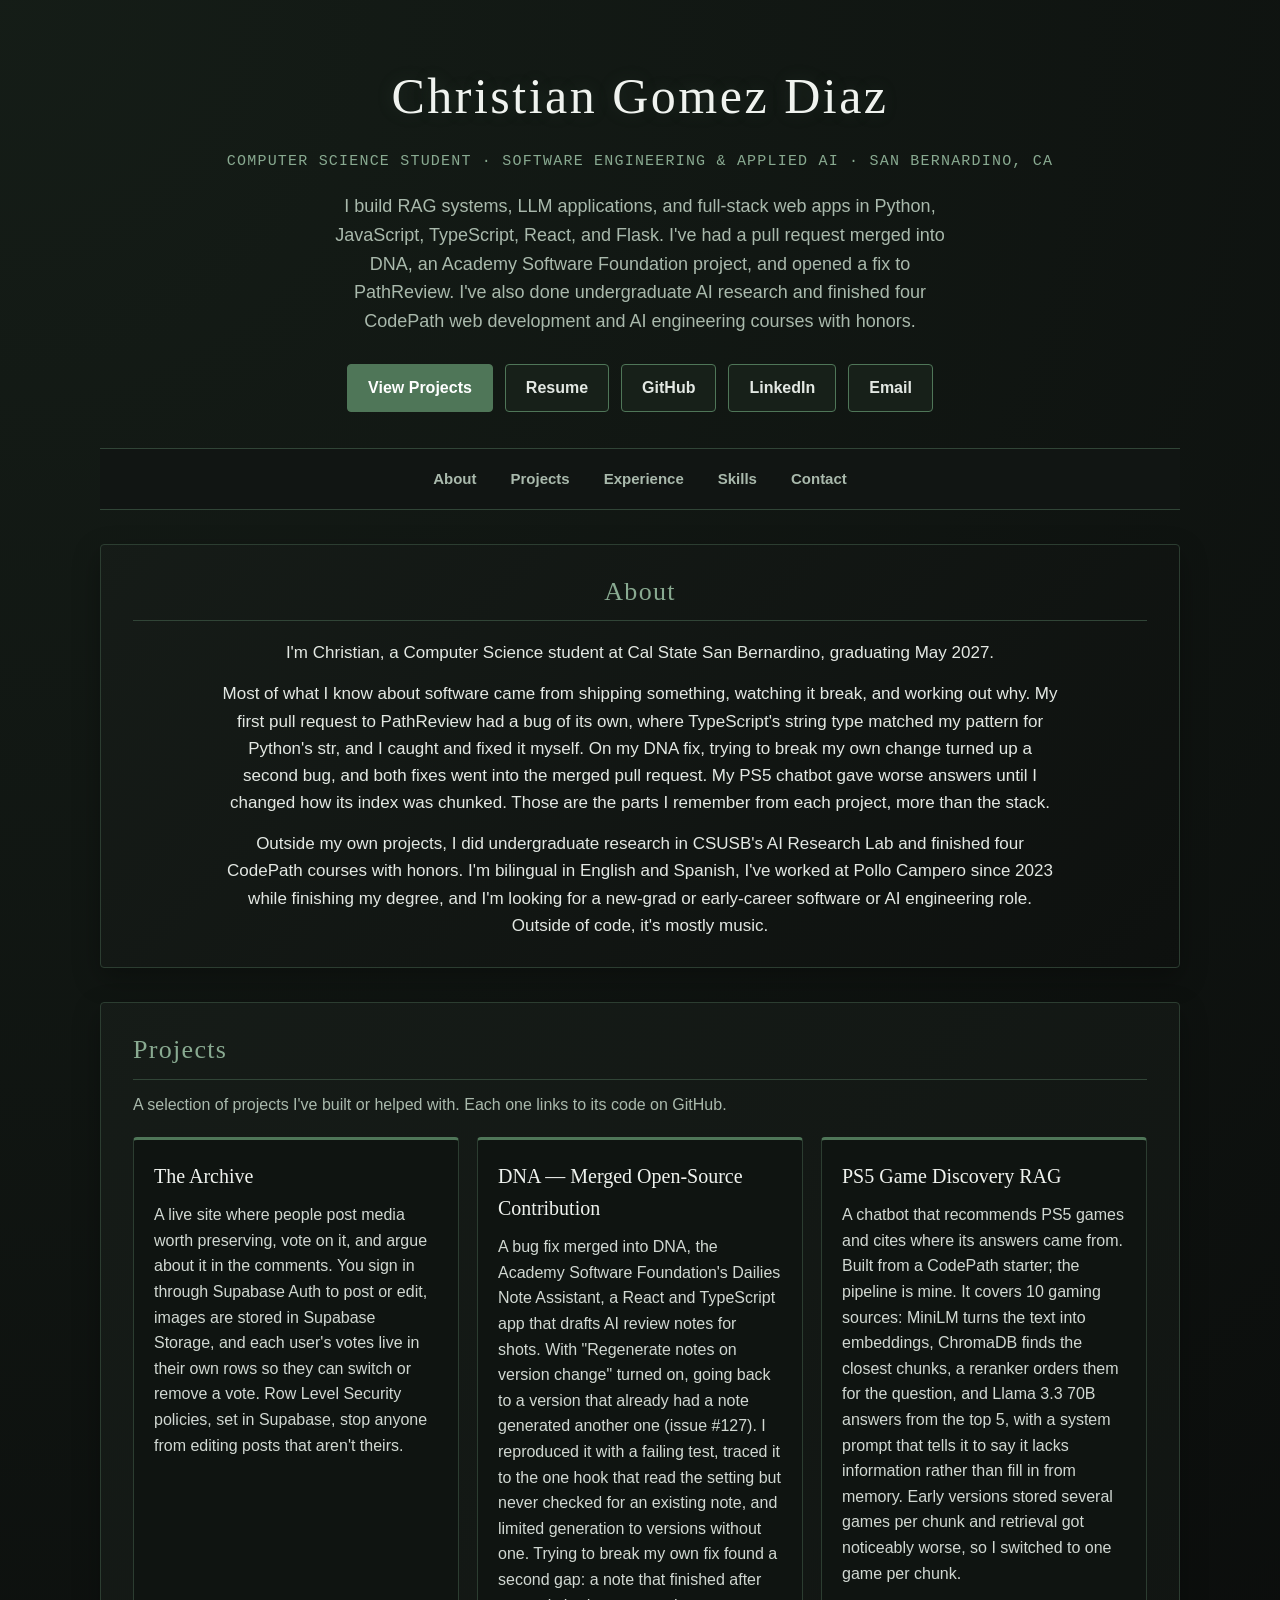
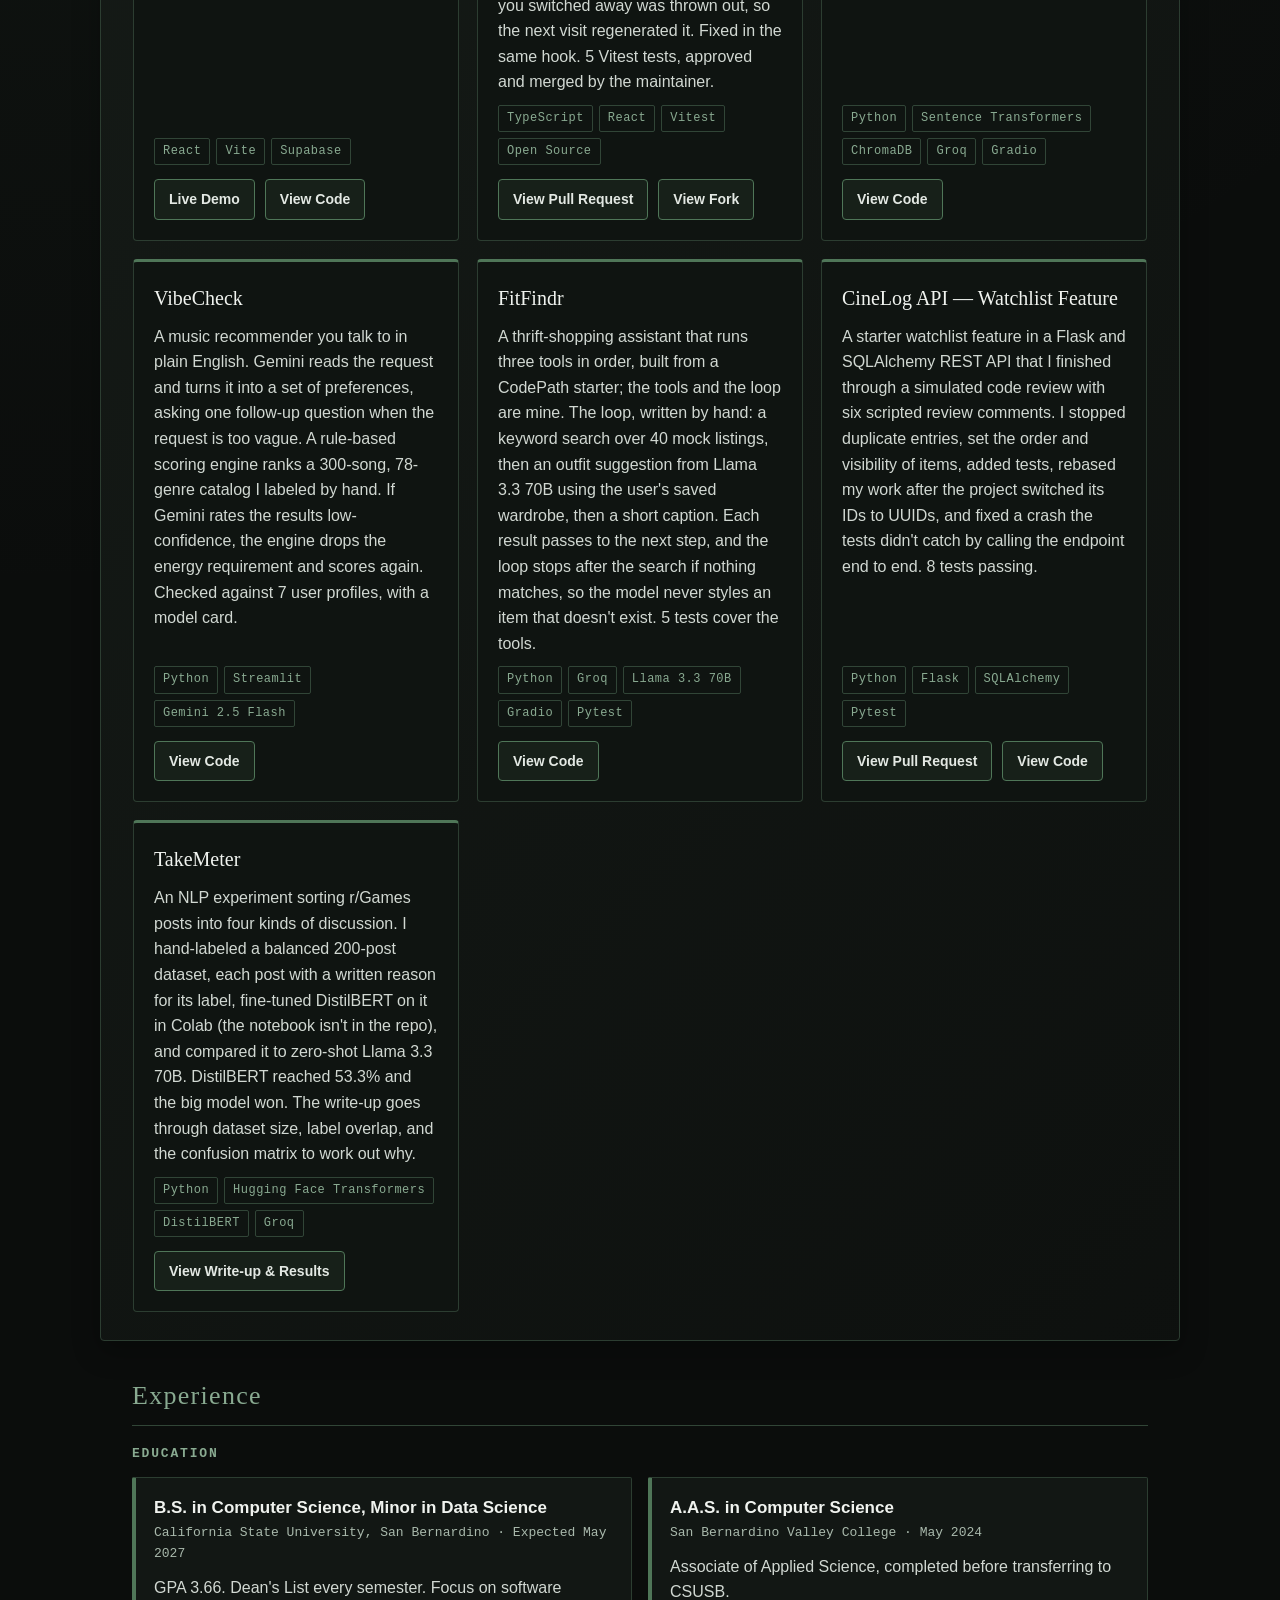
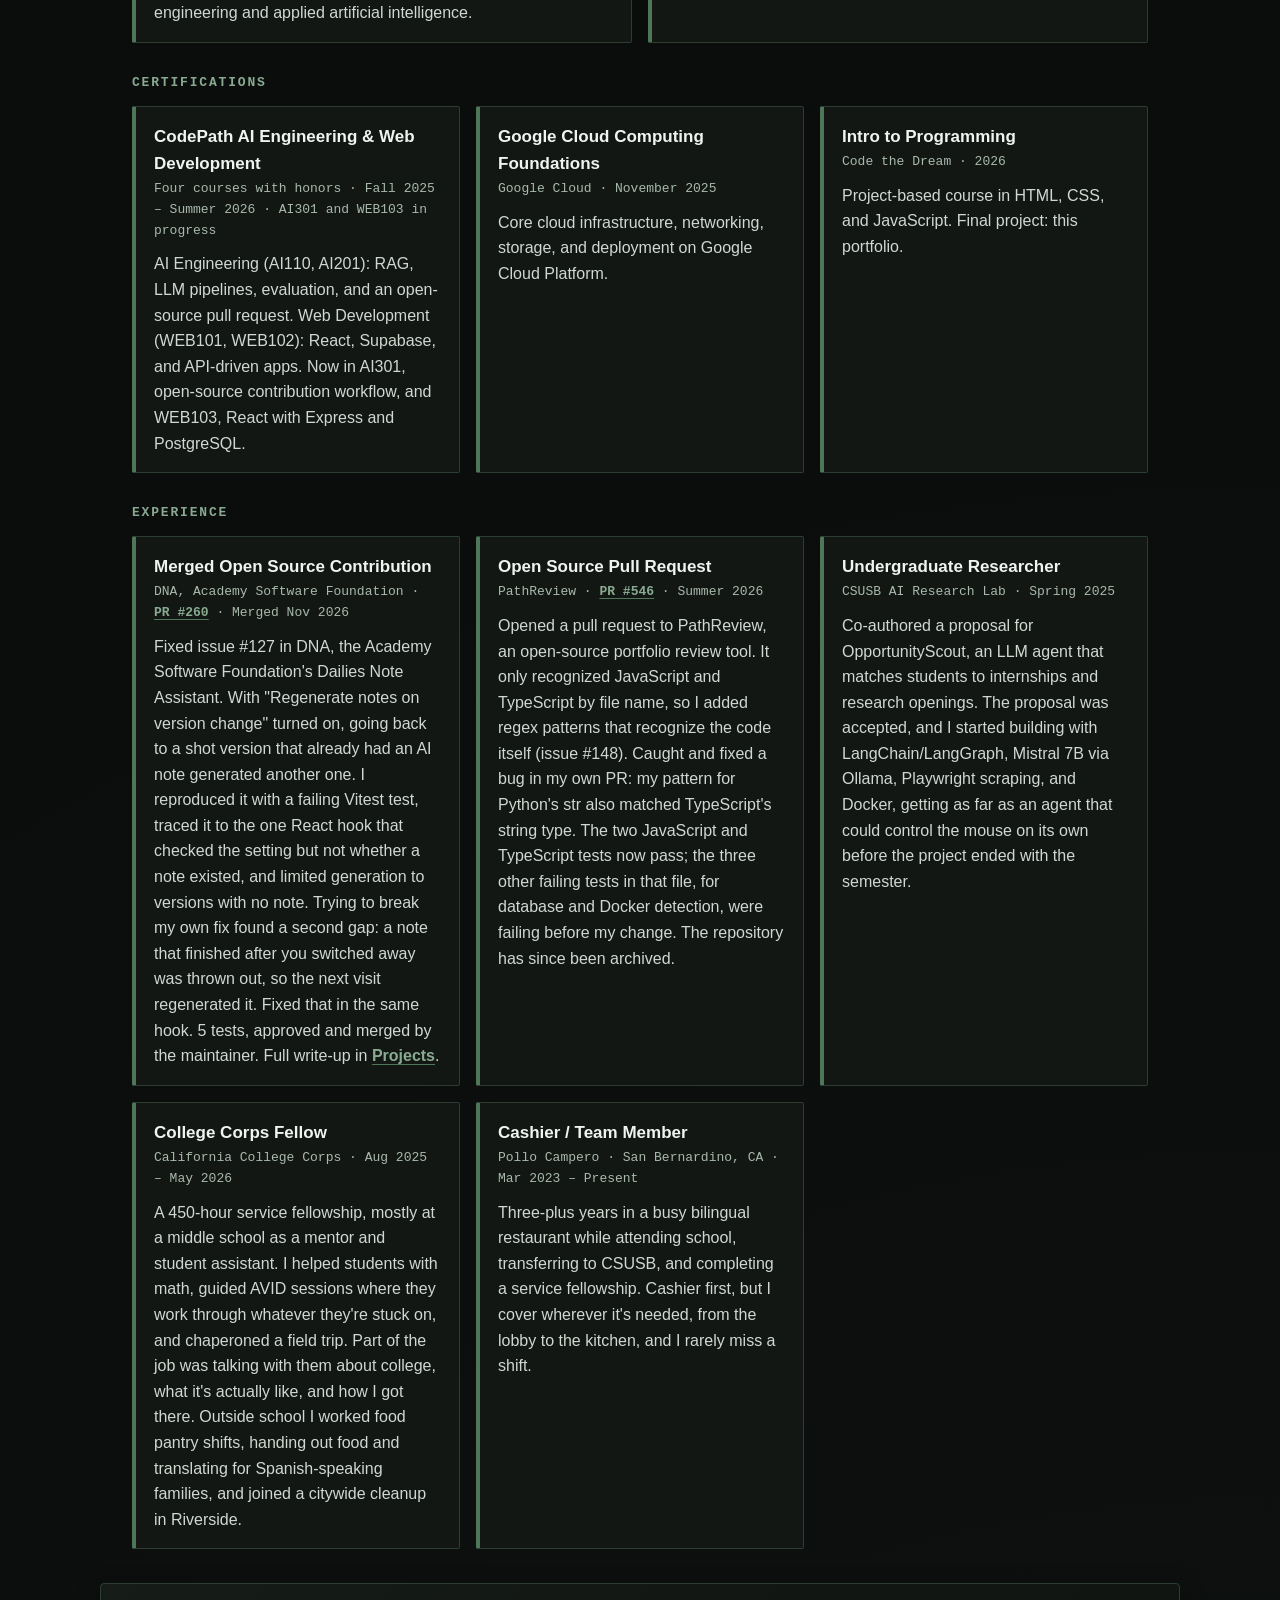
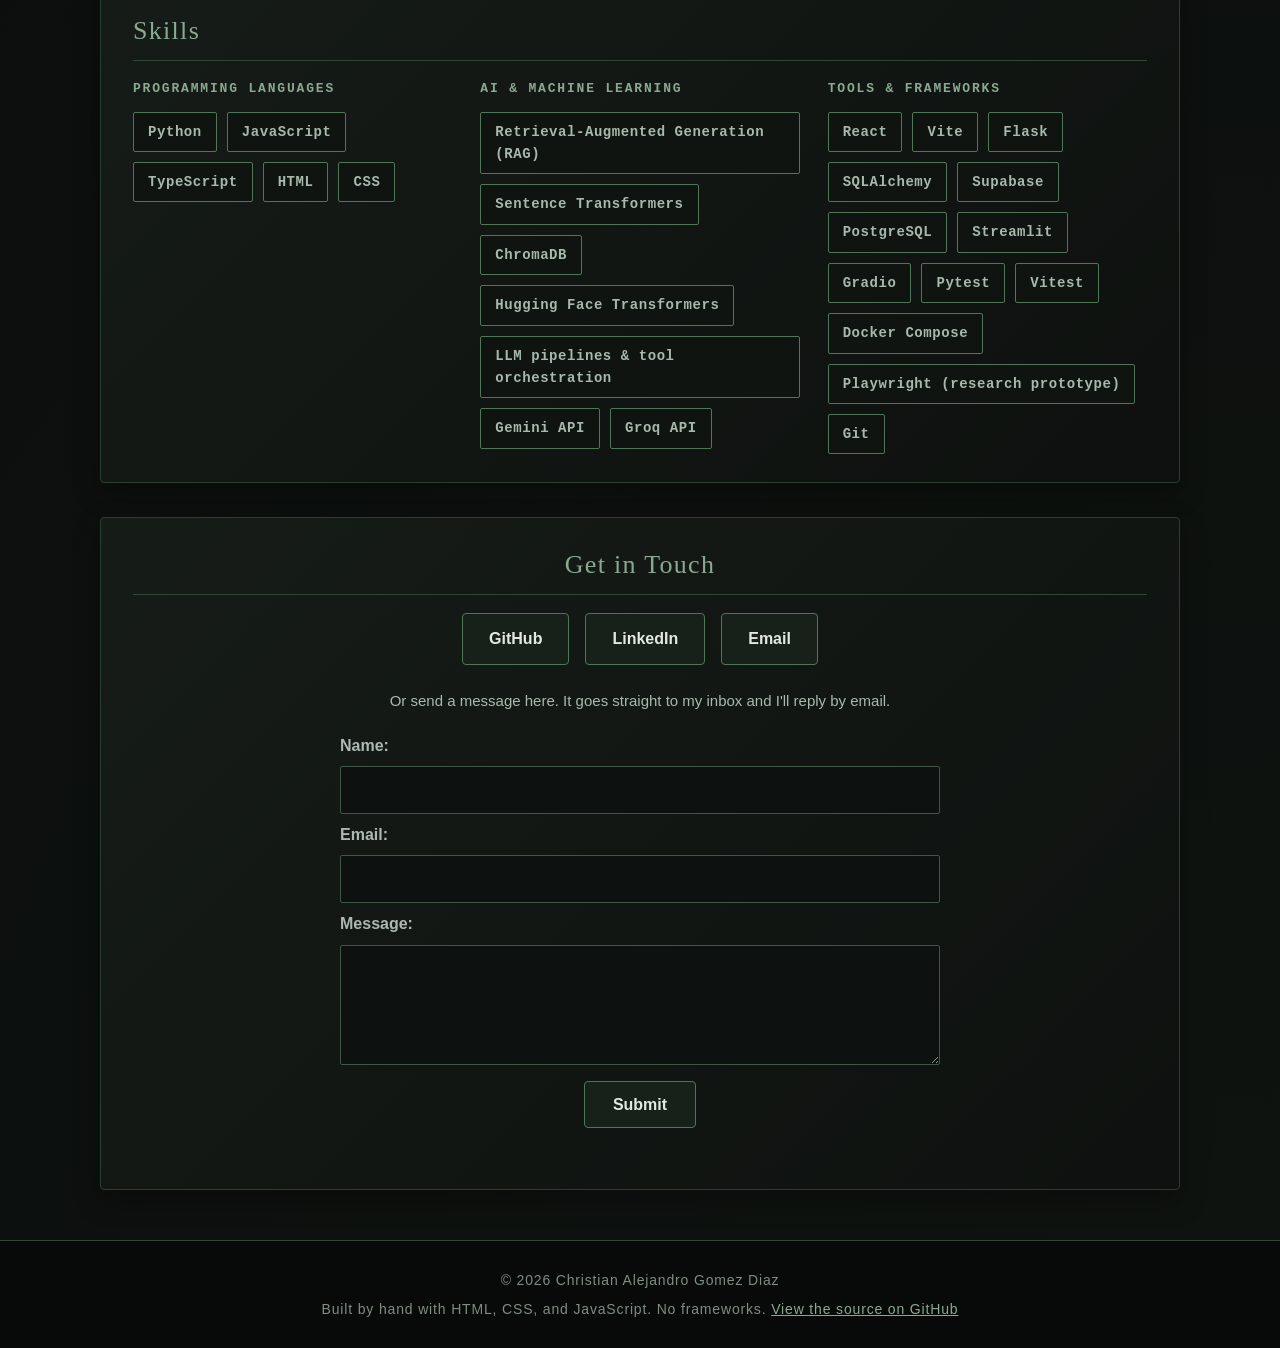
<file: index.html>
<!DOCTYPE html>
<html lang="en">
<head>
    <meta charset="UTF-8">
    <meta name="viewport" content="width=device-width, initial-scale=1.0">

    <title>Christian Gomez Diaz | Software Engineering &amp; Applied AI</title>

    <meta name="author" content="Christian Alejandro Gomez Diaz">
    <meta name="description" content="Portfolio of Christian Gomez Diaz, a Computer Science student at CSUSB who builds RAG systems, LLM applications, and full-stack web apps in Python, JavaScript, React, and Flask.">
    <meta name="keywords" content="Christian Gomez Diaz, portfolio, software engineer, computer science, web development, artificial intelligence, RAG, LLM, full-stack, React, Python, Flask, CSUSB, San Bernardino">
    <meta name="theme-color" content="#0b0d0c">

    <link rel="canonical" href="https://christian101gtz.github.io/Christian_Gomez_Diaz_Intro-26.3/">

    <!-- Social sharing -->
    <meta property="og:type" content="website">
    <meta property="og:title" content="Christian Gomez Diaz | Software Engineering &amp; Applied AI">
    <meta property="og:description" content="Computer Science student at CSUSB building RAG systems, LLM applications, and full-stack web apps.">
    <meta property="og:url" content="https://christian101gtz.github.io/Christian_Gomez_Diaz_Intro-26.3/">
    <meta property="og:image" content="https://christian101gtz.github.io/Christian_Gomez_Diaz_Intro-26.3/og-image.png">
    <meta name="twitter:card" content="summary_large_image">
    <meta name="twitter:title" content="Christian Gomez Diaz | Software Engineering &amp; Applied AI">
    <meta name="twitter:description" content="Computer Science student at CSUSB building RAG systems, LLM applications, and full-stack web apps.">
    <meta name="twitter:image" content="https://christian101gtz.github.io/Christian_Gomez_Diaz_Intro-26.3/og-image.png">

    <link rel="icon" href="favicon.svg" type="image/svg+xml">
    <link rel="stylesheet" href="css/index.css?v=9">
</head>

<body>

    <a class="skip-link" href="#main">Skip to main content</a>

    <header class="hero">
        <h1>Christian Gomez Diaz</h1>

        <p class="hero-subtitle">
            Computer Science Student &middot; Software Engineering &amp; Applied AI &middot; San Bernardino, CA
        </p>

        <p class="hero-intro">
            I build RAG systems, LLM applications, and full-stack web apps in Python,
            JavaScript, TypeScript, React, and Flask. I've had a pull request merged into
            DNA, an Academy Software Foundation project, and opened a fix to
            PathReview. I've also done undergraduate AI research and finished four CodePath
            web development and AI engineering courses with honors.
        </p>

        <div class="hero-links">
            <a class="button-primary" href="#Projects">View Projects</a>
            <a href="resume/resume.pdf" target="_blank" rel="noopener noreferrer">Resume</a>
            <a href="https://github.com/Christian101GTZ" target="_blank" rel="noopener noreferrer">GitHub</a>
            <a href="https://www.linkedin.com/in/christian-gomez-81b231173" target="_blank" rel="noopener noreferrer">LinkedIn</a>
            <a href="mailto:christiangomez811@gmail.com">Email</a>
        </div>
    </header>

    <nav aria-label="Main navigation">
        <ul>
            <li><a href="#About">About</a></li>
            <li><a href="#Projects">Projects</a></li>
            <li><a href="#Experience">Experience</a></li>
            <li><a href="#Skills">Skills</a></li>
            <li><a href="#Contact">Contact</a></li>
        </ul>
    </nav>

    <main id="main">

        <section id="About">
            <h2>About</h2>
            <p>
                I'm Christian, a Computer Science student at Cal State San Bernardino,
                graduating May 2027.
            </p>
            <p>
                Most of what I know about software came from shipping something, watching it
                break, and working out why. My first pull request to PathReview had a bug of
                its own, where TypeScript's string type matched my pattern for Python's str,
                and I caught and fixed it myself. On my DNA fix, trying to break my own change
                turned up a second bug, and both fixes went into the merged pull request. My
                PS5 chatbot gave worse answers until I changed how its index was chunked. Those are the parts I remember from each
                project, more than the stack.
            </p>
            <p>
                Outside my own projects, I did undergraduate research in CSUSB's AI Research
                Lab and finished four CodePath courses with honors. I'm bilingual in English
                and Spanish, I've worked at Pollo Campero since 2023 while finishing my degree,
                and I'm looking for a new-grad or early-career software or AI engineering
                role. Outside of code, it's mostly music.
            </p>
        </section>

        <section id="Projects">
            <h2>Projects</h2>
            <p class="section-lead">
                A selection of projects I've built or helped with. Each one links to its code on GitHub.
            </p>
            <ul class="project-grid" id="featured-projects"></ul>
        </section>

        <section id="Experience">
            <h2>Experience</h2>

            <div class="experience-group">
                <p class="group-title">Education</p>

                <div class="experience-grid">
                    <article class="experience-card">
                        <h3>B.S. in Computer Science, Minor in Data Science</h3>
                        <p class="experience-meta">California State University, San Bernardino &middot; Expected May 2027</p>
                        <p>GPA 3.66. Dean's List every semester. Focus on software engineering and applied artificial intelligence.</p>
                    </article>

                    <article class="experience-card">
                        <h3>A.A.S. in Computer Science</h3>
                        <p class="experience-meta">San Bernardino Valley College &middot; May 2024</p>
                        <p>Associate of Applied Science, completed before transferring to CSUSB.</p>
                    </article>
                </div>
            </div>

            <div class="experience-group">
                <p class="group-title">Certifications</p>

                <div class="experience-grid">
                    <article class="experience-card">
                        <h3>CodePath AI Engineering &amp; Web Development</h3>
                        <p class="experience-meta">Four courses with honors &middot; Fall 2025 &ndash; Summer 2026 &middot; AI301 and WEB103 in progress</p>
                        <p>AI Engineering (AI110, AI201): RAG, LLM pipelines, evaluation, and an open-source pull request. Web Development (WEB101, WEB102): React, Supabase, and API-driven apps. Now in AI301, open-source contribution workflow, and WEB103, React with Express and PostgreSQL.</p>
                    </article>

                    <article class="experience-card">
                        <h3>Google Cloud Computing Foundations</h3>
                        <p class="experience-meta">Google Cloud &middot; November 2025</p>
                        <p>Core cloud infrastructure, networking, storage, and deployment on Google Cloud Platform.</p>
                    </article>

                    <article class="experience-card">
                        <h3>Intro to Programming</h3>
                        <p class="experience-meta">Code the Dream &middot; 2026</p>
                        <p>Project-based course in HTML, CSS, and JavaScript. Final project: this portfolio.</p>
                    </article>
                </div>
            </div>

            <div class="experience-group">
                <p class="group-title">Experience</p>

                <div class="experience-grid">
                    <article class="experience-card">
                        <h3>Merged Open Source Contribution</h3>
                        <p class="experience-meta">DNA, Academy Software Foundation &middot; <a href="https://github.com/AcademySoftwareFoundation/dna/pull/260" target="_blank" rel="noopener noreferrer">PR #260</a> &middot; Merged Nov 2026</p>
                        <p>Fixed issue #127 in DNA, the Academy Software Foundation's Dailies Note Assistant. With "Regenerate notes on version change" turned on, going back to a shot version that already had an AI note generated another one. I reproduced it with a failing Vitest test, traced it to the one React hook that checked the setting but not whether a note existed, and limited generation to versions with no note. Trying to break my own fix found a second gap: a note that finished after you switched away was thrown out, so the next visit regenerated it. Fixed that in the same hook. 5 tests, approved and merged by the maintainer. Full write-up in <a href="#Projects">Projects</a>.</p>
                    </article>

                    <article class="experience-card">
                        <h3>Open Source Pull Request</h3>
                        <p class="experience-meta">PathReview &middot; <a href="https://github.com/ascherj/pathreview/pull/546" target="_blank" rel="noopener noreferrer">PR #546</a> &middot; Summer 2026</p>
                        <p>Opened a pull request to PathReview, an open-source portfolio review tool. It only recognized JavaScript and TypeScript by file name, so I added regex patterns that recognize the code itself (issue #148). Caught and fixed a bug in my own PR: my pattern for Python's str also matched TypeScript's string type. The two JavaScript and TypeScript tests now pass; the three other failing tests in that file, for database and Docker detection, were failing before my change. The repository has since been archived.</p>
                    </article>

                    <article class="experience-card">
                        <h3>Undergraduate Researcher</h3>
                        <p class="experience-meta">CSUSB AI Research Lab &middot; Spring 2025</p>
                        <p>Co-authored a proposal for OpportunityScout, an LLM agent that matches students to internships and research openings. The proposal was accepted, and I started building with LangChain/LangGraph, Mistral 7B via Ollama, Playwright scraping, and Docker, getting as far as an agent that could control the mouse on its own before the project ended with the semester.</p>
                    </article>

                    <article class="experience-card">
                        <h3>College Corps Fellow</h3>
                        <p class="experience-meta">California College Corps &middot; Aug 2025 &ndash; May 2026</p>
                        <p>A 450-hour service fellowship, mostly at a middle school as a mentor and student assistant. I helped students with math, guided AVID sessions where they work through whatever they're stuck on, and chaperoned a field trip. Part of the job was talking with them about college, what it's actually like, and how I got there. Outside school I worked food pantry shifts, handing out food and translating for Spanish-speaking families, and joined a citywide cleanup in Riverside.</p>
                    </article>

                    <article class="experience-card">
                        <h3>Cashier / Team Member</h3>
                        <p class="experience-meta">Pollo Campero &middot; San Bernardino, CA &middot; Mar 2023 &ndash; Present</p>
                        <p>Three-plus years in a busy bilingual restaurant while attending school, transferring to CSUSB, and completing a service fellowship. Cashier first, but I cover wherever it's needed, from the lobby to the kitchen, and I rarely miss a shift.</p>
                    </article>
                </div>
            </div>
        </section>

        <section id="Skills">
            <h2>Skills</h2>
            <div class="skills-groups"></div>
        </section>

        <section id="Contact">
            <h2>Get in Touch</h2>

            <ul class="contact-links">
                <li>
                    <a href="https://github.com/Christian101GTZ" target="_blank" rel="noopener noreferrer">GitHub</a>
                </li>
                <li>
                    <a href="https://www.linkedin.com/in/christian-gomez-81b231173" target="_blank" rel="noopener noreferrer">LinkedIn</a>
                </li>
                <li>
                    <a href="mailto:christiangomez811@gmail.com">Email</a>
                </li>
            </ul>

            <p class="form-note">
                Or send a message here. It goes straight to my inbox and I'll reply by email.
            </p>

            <form name="leave_message">

                <label for="usersName">Name:</label>
                <input type="text" id="usersName" name="usersName" autocomplete="name" required>

                <br>

                <label for="usersEmail">Email:</label>
                <input type="email" id="usersEmail" name="usersEmail" autocomplete="email" required>

                <br>

                <label for="usersMessage">Message:</label>
                <textarea id="usersMessage" name="usersMessage" required></textarea>

                <!-- Honeypot: hidden from people, filled in by bots. Formspree drops any submission where it has a value. -->
                <input type="text" name="_gotcha" class="honeypot" tabindex="-1" autocomplete="off" aria-hidden="true">

                <br>

                <button type="submit">Submit</button>

                <p id="message-status" class="form-status" aria-live="polite"></p>

            </form>
        </section>

    </main>

    <script src="js/index.js?v=10"></script>

</body>
</html>
</file>
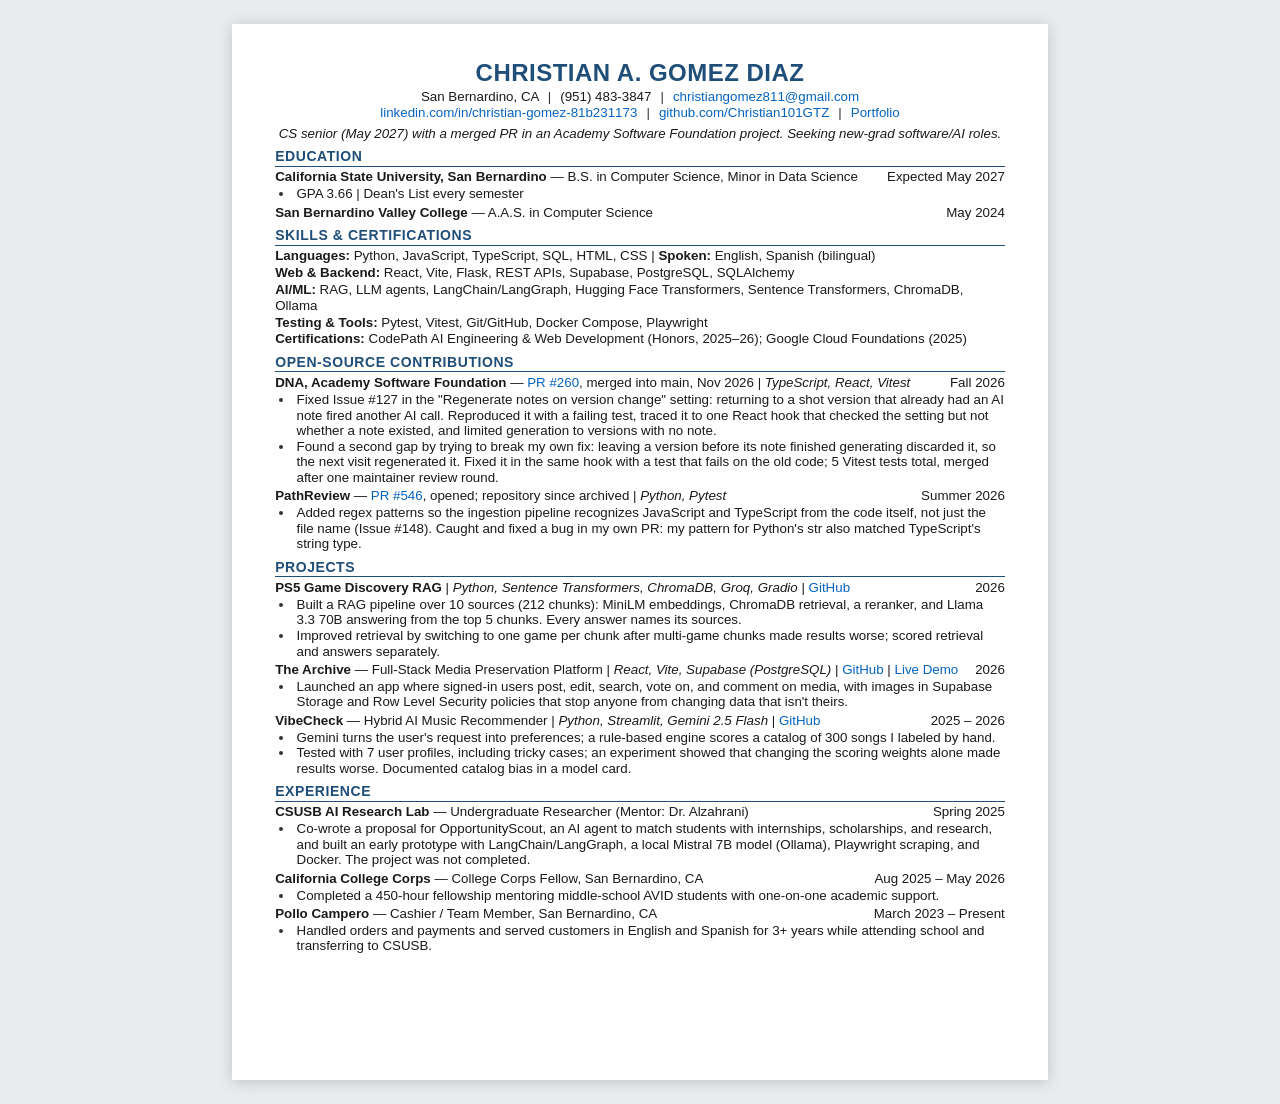
<file: resume/resume.html>
<!doctype html>
<html lang="en">
<head>
<meta charset="utf-8">
<meta name="viewport" content="width=device-width, initial-scale=1">
<!-- Source for resume.pdf. Edit this file, then regenerate the PDF with the command in README.md. -->
<title>Christian Gomez Diaz Resume</title>
<style>
  /* Layout: one US-Letter sheet, 0.5in margins, matching the previous PDF. Single-theme by choice: a paper document. */
  :root {
    --paper: #ffffff;
    --ink: #1a1a1a;
    --ink-soft: #333333;
    --heading: #1f4e79;
    --link: #0563c1;
    --rule: #1f4e79;
    --ground: #e9ecef;
    --font-body: Calibri, Carlito, "Segoe UI", "Helvetica Neue", Arial, sans-serif;
    color-scheme: light;
  }

  * { box-sizing: border-box; }

  body {
    margin: 0;
    background: var(--ground);
    color: var(--ink);
    font-family: var(--font-body);
    font-size: 10pt;
    line-height: 1.17;
    padding-block: 24px;
    padding-inline: 16px;
  }

  .sheet {
    background: var(--paper);
    color: var(--ink);
    width: 8.5in;
    max-width: 100%;
    min-height: 11in;
    margin: 0 auto;
    padding: 0.36in 0.45in;
    box-shadow: 0 2px 14px rgba(0, 0, 0, 0.18);
  }

  a { color: var(--link); text-decoration: none; }
  a:focus-visible { outline: 2px solid var(--link); outline-offset: 2px; }

  header { text-align: center; margin-bottom: 4pt; }
  header h1 {
    margin: 0 0 2pt;
    font-size: 18pt;
    font-weight: bold;
    letter-spacing: 0.02em;
    color: var(--heading);
    text-wrap: balance;
  }
  header p { margin: 0; font-size: 10pt; }
  header .sep { color: var(--ink-soft); padding: 0 4pt; }
  .tagline { text-align: center; font-style: italic; margin: 3pt 0 0; }

  h2 {
    font-size: 10.5pt;
    font-weight: bold;
    color: var(--heading);
    letter-spacing: 0.04em;
    text-transform: uppercase;
    margin: 5pt 0 2pt;
    padding-bottom: 1pt;
    border-bottom: 1px solid var(--rule);
  }

  .entry { margin-bottom: 2pt; }
  .entry:last-child { margin-bottom: 0; }

  .row {
    display: flex;
    justify-content: space-between;
    align-items: baseline;
    gap: 12pt;
  }
  .row .main { min-width: 0; }
  .row .date { white-space: nowrap; font-size: 10pt; }
  .org { font-weight: bold; }
  .stack { font-style: italic; }

  ul { margin: 1pt 0 0; padding-left: 14pt; }
  li { margin: 0; padding-left: 2pt; }
  li::marker { color: var(--ink-soft); }

  .skills p { margin: 0 0 1pt; }
  .skills b { font-weight: bold; }

  @media (max-width: 700px) {
    body { font-size: 10pt; }
    .sheet { padding: 20px 16px; min-height: 0; }
    .row { flex-wrap: wrap; gap: 0 8pt; }
  }

  @media print {
    @page { size: Letter; margin: 0.36in 0.45in; }
    html, body { background: var(--paper); padding: 0; margin: 0; }
    .sheet { box-shadow: none; margin: 0; padding: 0; width: auto; max-width: none; min-height: 0; }
    a { color: var(--link); }
  }
</style>
</head>
<body>
<div class="sheet">
  <header>
    <h1>CHRISTIAN A. GOMEZ DIAZ</h1>
    <p>San Bernardino, CA <span class="sep">|</span> (951) 483-3847 <span class="sep">|</span> <a href="mailto:christiangomez811@gmail.com">christiangomez811@gmail.com</a></p>
    <p><a href="https://www.linkedin.com/in/christian-gomez-81b231173">linkedin.com/in/christian-gomez-81b231173</a> <span class="sep">|</span> <a href="https://github.com/Christian101GTZ">github.com/Christian101GTZ</a> <span class="sep">|</span> <a href="https://christian101gtz.github.io/Christian_Gomez_Diaz_Intro-26.3/">Portfolio</a></p>
  </header>
  <p class="tagline">CS senior (May 2027) with a merged PR in an Academy Software Foundation project. Seeking new-grad software/AI roles.</p>

  <h2>Education</h2>
  <div class="entry">
    <div class="row">
      <div class="main"><span class="org">California State University, San Bernardino</span> — B.S. in Computer Science, Minor in Data Science</div>
      <div class="date">Expected May 2027</div>
    </div>
    <ul><li>GPA 3.66 | Dean's List every semester</li></ul>
  </div>
  <div class="entry">
    <div class="row">
      <div class="main"><span class="org">San Bernardino Valley College</span> — A.A.S. in Computer Science</div>
      <div class="date">May 2024</div>
    </div>
  </div>

  <h2>Skills &amp; Certifications</h2>
  <div class="skills">
    <p><b>Languages:</b> Python, JavaScript, TypeScript, SQL, HTML, CSS <span class="sep">|</span> <b>Spoken:</b> English, Spanish (bilingual)</p>
    <p><b>Web &amp; Backend:</b> React, Vite, Flask, REST APIs, Supabase, PostgreSQL, SQLAlchemy</p>
    <p><b>AI/ML:</b> RAG, LLM agents, LangChain/LangGraph, Hugging Face Transformers, Sentence Transformers, ChromaDB, Ollama</p>
    <p><b>Testing &amp; Tools:</b> Pytest, Vitest, Git/GitHub, Docker Compose, Playwright</p>
    <p><b>Certifications:</b> CodePath AI Engineering &amp; Web Development (Honors, 2025–26); Google Cloud Foundations (2025)</p>
  </div>

  <h2>Open-Source Contributions</h2>
  <div class="entry">
    <div class="row">
      <div class="main"><span class="org">DNA, Academy Software Foundation</span> — <a href="https://github.com/AcademySoftwareFoundation/dna/pull/260">PR #260</a>, merged into main, Nov 2026 <span class="sep">|</span> <span class="stack">TypeScript, React, Vitest</span></div>
      <div class="date">Fall 2026</div>
    </div>
    <ul>
      <li>Fixed Issue #127 in the "Regenerate notes on version change" setting: returning to a shot version that already had an AI note fired another AI call. Reproduced it with a failing test, traced it to one React hook that checked the setting but not whether a note existed, and limited generation to versions with no note.</li>
      <li>Found a second gap by trying to break my own fix: leaving a version before its note finished generating discarded it, so the next visit regenerated it. Fixed it in the same hook with a test that fails on the old code; 5 Vitest tests total, merged after one maintainer review round.</li>
    </ul>
  </div>
  <div class="entry">
    <div class="row">
      <div class="main"><span class="org">PathReview</span> — <a href="https://github.com/ascherj/pathreview/pull/546">PR #546</a>, opened; repository since archived <span class="sep">|</span> <span class="stack">Python, Pytest</span></div>
      <div class="date">Summer 2026</div>
    </div>
    <ul>
      <li>Added regex patterns so the ingestion pipeline recognizes JavaScript and TypeScript from the code itself, not just the file name (Issue #148). Caught and fixed a bug in my own PR: my pattern for Python's str also matched TypeScript's string type.</li>
    </ul>
  </div>

  <h2>Projects</h2>
  <div class="entry">
    <div class="row">
      <div class="main"><span class="org">PS5 Game Discovery RAG</span> <span class="sep">|</span> <span class="stack">Python, Sentence Transformers, ChromaDB, Groq, Gradio</span> <span class="sep">|</span> <a href="https://github.com/Christian101GTZ/ps5-game-discovery-rag">GitHub</a></div>
      <div class="date">2026</div>
    </div>
    <ul>
      <li>Built a RAG pipeline over 10 sources (212 chunks): MiniLM embeddings, ChromaDB retrieval, a reranker, and Llama 3.3 70B answering from the top 5 chunks. Every answer names its sources.</li>
      <li>Improved retrieval by switching to one game per chunk after multi-game chunks made results worse; scored retrieval and answers separately.</li>
    </ul>
  </div>
  <div class="entry">
    <div class="row">
      <div class="main"><span class="org">The Archive</span> — Full-Stack Media Preservation Platform <span class="sep">|</span> <span class="stack">React, Vite, Supabase (PostgreSQL)</span> <span class="sep">|</span> <a href="https://github.com/Christian101GTZ/The_Archive">GitHub</a> <span class="sep">|</span> <a href="https://thearchive101.netlify.app">Live Demo</a></div>
      <div class="date">2026</div>
    </div>
    <ul>
      <li>Launched an app where signed-in users post, edit, search, vote on, and comment on media, with images in Supabase Storage and Row Level Security policies that stop anyone from changing data that isn't theirs.</li>
    </ul>
  </div>
  <div class="entry">
    <div class="row">
      <div class="main"><span class="org">VibeCheck</span> — Hybrid AI Music Recommender <span class="sep">|</span> <span class="stack">Python, Streamlit, Gemini 2.5 Flash</span> <span class="sep">|</span> <a href="https://github.com/Christian101GTZ/Vibe_Check">GitHub</a></div>
      <div class="date">2025 – 2026</div>
    </div>
    <ul>
      <li>Gemini turns the user's request into preferences; a rule-based engine scores a catalog of 300 songs I labeled by hand.</li>
      <li>Tested with 7 user profiles, including tricky cases; an experiment showed that changing the scoring weights alone made results worse. Documented catalog bias in a model card.</li>
    </ul>
  </div>

  <h2>Experience</h2>
  <div class="entry">
    <div class="row">
      <div class="main"><span class="org">CSUSB AI Research Lab</span> — Undergraduate Researcher (Mentor: Dr. Alzahrani)</div>
      <div class="date">Spring 2025</div>
    </div>
    <ul>
      <li>Co-wrote a proposal for OpportunityScout, an AI agent to match students with internships, scholarships, and research, and built an early prototype with LangChain/LangGraph, a local Mistral 7B model (Ollama), Playwright scraping, and Docker. The project was not completed.</li>
    </ul>
  </div>
  <div class="entry">
    <div class="row">
      <div class="main"><span class="org">California College Corps</span> — College Corps Fellow, San Bernardino, CA</div>
      <div class="date">Aug 2025 – May 2026</div>
    </div>
    <ul><li>Completed a 450-hour fellowship mentoring middle-school AVID students with one-on-one academic support.</li></ul>
  </div>
  <div class="entry">
    <div class="row">
      <div class="main"><span class="org">Pollo Campero</span> — Cashier / Team Member, San Bernardino, CA</div>
      <div class="date">March 2023 – Present</div>
    </div>
    <ul><li>Handled orders and payments and served customers in English and Spanish for 3+ years while attending school and transferring to CSUSB.</li></ul>
  </div>
</div>
</body>
</html>
</file>
<file: css/index.css>
/* =========================================================
   Christian Gomez Diaz — Portfolio
   Palette: deep charcoal background with muted sage accents
   ========================================================= */

:root {
    --bg: #0b0d0c;
    --bg-nav: #111513;
    --bg-card: #0f1411;
    --bg-card-hover: #18251c;
    --bg-button: #172019;
    --bg-button-hover: #1d3a27;
    --bg-input: #0d110f;
    --bg-footer: #080a09;

    --text: #e3e8e3;
    --text-strong: #f0f3ef;
    --text-body: #d1d8d2;
    --text-muted: #a9b9ac;
    --text-faint: #7f8d82;

    --accent: #89aa91;
    --accent-dark: #4f7658;
    --border: #2c3d31;
    --border-soft: #314537;
    --border-input: #405646;

    --radius: 4px;
    --max-width: 1080px;

    --font-serif: Georgia, "Times New Roman", serif;
    --font-sans: Arial, Helvetica, sans-serif;
    --font-mono: "Courier New", Courier, monospace;
}


*,
*::before,
*::after {
    box-sizing: border-box;
}


html {
    scroll-behavior: smooth;
}


body {
    background:
        radial-gradient(
            circle at top left,
            rgba(65, 100, 73, 0.18),
            transparent 35%
        ),
        radial-gradient(
            circle at bottom right,
            rgba(45, 75, 52, 0.10),
            transparent 40%
        ),
        var(--bg);

    color: var(--text);
    font-family: var(--font-sans);
    margin: 0;
    line-height: 1.6;
}


/* =========================
   Accessibility helpers
   ========================= */

.skip-link {
    position: absolute;
    top: -100px;
    left: 16px;
    z-index: 100;

    background-color: var(--accent);
    color: var(--bg);

    padding: 10px 16px;
    border-radius: var(--radius);

    font-weight: bold;
    text-decoration: none;
}


.skip-link:focus {
    top: 16px;
}


a:focus-visible,
button:focus-visible,
input:focus-visible,
textarea:focus-visible {
    outline: 2px solid var(--accent);
    outline-offset: 2px;
}


/* =========================
   Hero
   ========================= */

.hero {
    text-align: center;
    padding: 56px 20px 36px;
}


.hero h1 {
    color: var(--text-strong);
    font-family: var(--font-serif);
    font-size: 50px;
    font-weight: normal;
    letter-spacing: 0.05em;
    margin: 0;
    text-shadow: 0 0 18px rgba(105, 145, 115, 0.18);
}


.hero-subtitle {
    color: var(--accent);
    font-family: var(--font-mono);
    font-size: 15px;
    letter-spacing: 0.08em;
    text-transform: uppercase;
    margin: 14px 0 0;
}


.hero-intro {
    color: var(--text-muted);
    font-size: 18px;
    max-width: 640px;
    margin: 18px auto 0;
}


.hero-links {
    display: flex;
    justify-content: center;
    flex-wrap: wrap;
    gap: 12px;
    margin-top: 28px;
}


/* =========================
   Shared button-style links
   ========================= */

.hero-links a,
.contact-links a,
.project-links a {
    display: inline-block;

    background-color: var(--bg-button);
    color: var(--text);

    text-decoration: none;
    font-weight: bold;

    padding: 10px 20px;

    border: 1px solid var(--accent-dark);
    border-radius: var(--radius);

    transition:
        background-color 0.2s ease,
        border-color 0.2s ease,
        color 0.2s ease;
}


.hero-links a:hover,
.contact-links a:hover,
.project-links a:hover {
    background-color: var(--bg-button-hover);
    border-color: var(--accent);
    color: #ffffff;
}


.hero-links a.button-primary {
    background-color: var(--accent-dark);
    border-color: var(--accent-dark);
    color: #ffffff;
}


.hero-links a.button-primary:hover {
    background-color: var(--accent);
    border-color: var(--accent);
    color: var(--bg);
}


/* =========================
   Navigation
   ========================= */

nav {
    position: sticky;
    top: 0;
    z-index: 50;

    max-width: var(--max-width);
    margin: 0 auto;

    background-color: var(--bg-nav);

    padding: 10px 12px;

    border-top: 1px solid var(--border-soft);
    border-bottom: 1px solid var(--border-soft);
}


nav ul {
    display: flex;
    flex-wrap: wrap;
    gap: 6px 14px;
    justify-content: center;
    list-style: none;
    margin: 0;
    padding: 0;
}


nav a {
    display: block;

    color: var(--text-muted);

    text-decoration: none;
    font-weight: bold;
    font-size: 15px;

    padding: 8px 10px;
    border-radius: 2px;

    transition:
        color 0.2s ease,
        background-color 0.2s ease;
}


nav a:hover {
    color: #ffffff;
    background-color: #1b2b20;
}


/* =========================
   Sections
   ========================= */

section {
    max-width: var(--max-width);
    margin: 34px auto;
    padding: 0 32px;
    scroll-margin-top: 72px;
}


/* Panel sections */
#About,
#Skills,
#Projects,
#Contact {
    background:
        linear-gradient(
            135deg,
            rgba(22, 28, 24, 0.98),
            rgba(14, 17, 15, 0.98)
        );

    border: 1px solid var(--border);
    border-radius: var(--radius);

    padding-top: 26px;
    padding-bottom: 28px;

    box-shadow: 0 10px 28px rgba(0, 0, 0, 0.30);
}


h2 {
    color: var(--accent);
    font-family: var(--font-serif);
    font-size: 26px;
    font-weight: normal;
    letter-spacing: 0.05em;

    margin: 0 0 18px;
    padding-bottom: 8px;

    border-bottom: 1px solid var(--border-soft);
}


h3 {
    color: var(--text-strong);
    font-family: var(--font-serif);
    font-size: 20px;
    font-weight: normal;
    margin: 0 0 6px;
}


.group-title {
    color: var(--accent);
    font-family: var(--font-mono);
    font-size: 13px;
    font-weight: bold;
    letter-spacing: 0.14em;
    text-transform: uppercase;
    margin: 0 0 12px;
}


.section-lead {
    color: var(--text-muted);
    margin: -6px 0 20px;
}


/* =========================
   About
   ========================= */

#About {
    text-align: center;
}


#About p {
    font-size: 17px;
    max-width: 840px;
    margin: 0 auto 14px;
}


#About p:last-child {
    margin-bottom: 0;
}


/* =========================
   Experience
   ========================= */

.experience-group + .experience-group {
    margin-top: 30px;
}


.experience-grid {
    display: grid;
    grid-template-columns: repeat(auto-fit, minmax(300px, 1fr));
    gap: 16px;
}


.experience-card {
    background-color: #121714;

    border: 1px solid var(--border);
    border-left: 4px solid var(--accent-dark);
    border-radius: 2px;

    padding: 16px 18px;
}


.experience-card h3 {
    font-family: var(--font-sans);
    font-size: 17px;
    font-weight: bold;
    margin-bottom: 2px;
}


.experience-meta {
    color: var(--text-muted);
    font-family: var(--font-mono);
    font-size: 13px;
    margin: 0 0 10px;
}


.experience-card p:last-child {
    color: var(--text-body);
    margin: 0;
}


/* Inline links inside card and About text */
.experience-card p a,
#About p a {
    color: var(--accent);
    font-weight: bold;
    text-decoration: underline;
    text-decoration-color: var(--accent-dark);
    text-underline-offset: 3px;
    transition: color 0.2s ease, text-decoration-color 0.2s ease;
}


.experience-card p a:hover,
#About p a:hover {
    color: #ffffff;
    text-decoration-color: var(--accent);
}


/* =========================
   Skills
   ========================= */

.skills-groups {
    display: grid;
    grid-template-columns: repeat(auto-fit, minmax(230px, 1fr));
    gap: 22px 28px;
}


.skill-group ul {
    display: flex;
    flex-wrap: wrap;
    gap: 10px;
    list-style: none;
    margin: 0;
    padding: 0;
}


.skill-group li {
    background-color: var(--bg-card);
    color: #a8b9ab;

    border: 1px solid var(--accent-dark);
    border-radius: 2px;

    padding: 8px 14px;

    font-family: var(--font-mono);
    font-size: 14px;
    font-weight: bold;
    letter-spacing: 0.04em;

    transition:
        background-color 0.2s ease,
        border-color 0.2s ease,
        color 0.2s ease;
}


.skill-group li:hover {
    background-color: var(--bg-card-hover);
    border-color: var(--accent);
    color: #ffffff;
}


/* =========================
   Projects
   ========================= */

.project-grid {
    display: grid;
    grid-template-columns: repeat(auto-fill, minmax(290px, 1fr));
    gap: 18px;
    list-style: none;
    margin: 0;
    padding: 0;
}


.project-card {
    display: flex;
    flex-direction: column;
    gap: 10px;

    background-color: var(--bg-card);

    border: 1px solid var(--border);
    border-top: 3px solid var(--accent-dark);
    border-radius: var(--radius);

    padding: 20px;

    transition:
        background-color 0.2s ease,
        border-color 0.2s ease,
        transform 0.2s ease;
}


.project-card:hover {
    background-color: var(--bg-card-hover);
    border-color: var(--accent);
    transform: translateY(-3px);
}


.project-card h3 {
    margin: 0;
}


.project-card p {
    color: var(--text-body);
    margin: 0;
    flex-grow: 1;
}


.project-tags {
    display: flex;
    flex-wrap: wrap;
    gap: 6px;
    list-style: none;
    margin: 0;
    padding: 0;
}


.project-tags li {
    color: var(--accent);
    font-family: var(--font-mono);
    font-size: 12px;
    letter-spacing: 0.04em;

    border: 1px solid var(--border-soft);
    border-radius: 2px;

    padding: 3px 8px;
}


.project-links {
    display: flex;
    flex-wrap: wrap;
    gap: 10px;
    margin-top: 4px;
}


.project-links a {
    padding: 8px 14px;
    font-size: 14px;
}


.repo-meta {
    color: var(--text-muted);
    font-family: var(--font-mono);
    font-size: 12px;
    letter-spacing: 0.04em;
}


.repo-meta:empty {
    display: none;
}


/* =========================
   Contact: links and message form
   ========================= */

#Contact {
    text-align: center;
}


.contact-links {
    display: flex;
    flex-wrap: wrap;
    gap: 16px;
    justify-content: center;
    list-style: none;
    padding: 0;
    margin: 0 0 24px;
}


.contact-links a {
    padding: 12px 26px;
}


.form-note {
    color: var(--text-muted);
    font-size: 15px;
    max-width: 600px;
    margin: 0 auto 20px;
}


#Contact form {
    display: flex;
    flex-direction: column;
    gap: 8px;

    max-width: 600px;
    margin: 0 auto;

    text-align: left;
}


#Contact form br {
    display: none;
}


/* Honeypot field for bots: kept out of sight and out of the tab order */
#Contact .honeypot {
    position: absolute;
    left: -10000px;
    width: 1px;
    height: 1px;
    opacity: 0;
    pointer-events: none;
}


#Contact label {
    color: #aeb8b0;
    font-weight: bold;
}


#Contact input,
#Contact textarea {
    width: 100%;
    min-height: 44px;

    padding: 10px 12px;

    background-color: var(--bg-input);
    color: var(--text);

    border: 1px solid var(--border-input);
    border-radius: 2px;

    font: inherit;
}


#Contact input:focus,
#Contact textarea:focus {
    outline: 1px solid var(--accent);
    border-color: var(--accent);
}


#Contact textarea {
    min-height: 120px;
    resize: vertical;
}


#Contact button {
    align-self: center;

    min-height: 44px;
    margin-top: 8px;
    padding: 10px 28px;

    background-color: var(--bg-button);
    color: var(--text);

    border: 1px solid var(--accent-dark);
    border-radius: var(--radius);

    cursor: pointer;

    font: inherit;
    font-weight: bold;

    transition:
        background-color 0.2s ease,
        border-color 0.2s ease,
        color 0.2s ease;
}


#Contact button:hover {
    background-color: var(--bg-button-hover);
    border-color: var(--accent);
    color: #ffffff;
}


#Contact button:disabled {
    opacity: 0.5;
    cursor: wait;
}


.form-status {
    color: var(--accent);
    font-family: var(--font-mono);
    font-size: 14px;
    text-align: center;
    margin: 4px 0 0;
    min-height: 1.5em;
}


/* =========================
   Footer (JS-generated)
   ========================= */

footer {
    margin-top: 50px;
    padding: 28px 20px;

    border-top: 1px solid var(--border-soft);
    background-color: var(--bg-footer);

    color: var(--text-faint);
    text-align: center;
}


footer p {
    margin: 0;
    font-size: 14px;
    letter-spacing: 0.06em;
}


footer p + p {
    margin-top: 6px;
}


footer a {
    color: var(--accent);
}


/* =========================
   Motion preferences
   ========================= */

@media (prefers-reduced-motion: reduce) {

    html {
        scroll-behavior: auto;
    }

    *,
    *::before,
    *::after {
        transition: none !important;
    }

    .project-card:hover {
        transform: none;
    }
}


/* =========================
   Mobile
   ========================= */

@media (max-width: 600px) {

    .hero {
        padding: 40px 16px 28px;
    }

    .hero h1 {
        font-size: 36px;
    }

    .hero-subtitle {
        font-size: 13px;
    }

    .hero-intro {
        font-size: 16px;
    }

    .hero-links a {
        padding: 10px 16px;
    }

    nav {
        margin: 0 16px;
    }

    section {
        margin: 24px 16px;
        padding-right: 20px;
        padding-left: 20px;
    }

    h2 {
        font-size: 23px;
    }

    .experience-grid,
    .skills-groups,
    .project-grid {
        grid-template-columns: 1fr;
    }

    #Contact input,
    #Contact textarea,
    #Contact button {
        min-height: 48px;
    }

    #Contact textarea {
        min-height: 140px;
    }

    footer {
        margin-top: 36px;
        padding: 24px 16px;
    }

    footer p {
        line-height: 1.6;
    }
}
</file>
